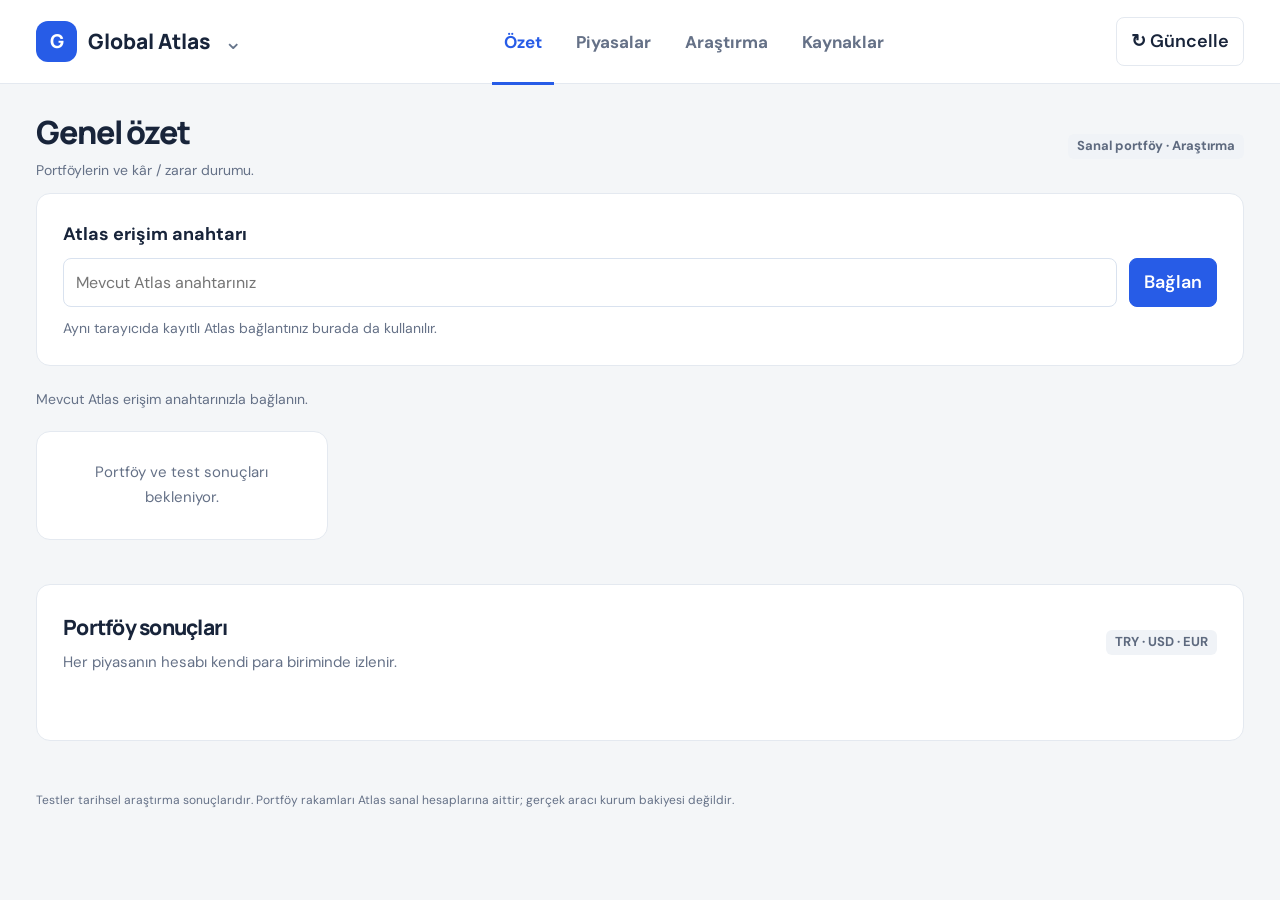
<file: global.html>
<!doctype html>
<html lang="tr"><head><meta charset="utf-8"><meta name="viewport" content="width=device-width,initial-scale=1"><meta name="theme-color" content="#f3f5f8"><title>Global Atlas · Yatırım Merkezi</title><link rel="icon" type="image/svg+xml" href="favicon.svg"><link rel="stylesheet" href="styles.css?v=4.3.2"><link rel="stylesheet" href="atlas.css?v=3"><link rel="stylesheet" href="atlas-shell.css?v=1"><link rel="stylesheet" href="research.css?v=1"><link rel="stylesheet" href="global.css?v=2"><script src="atlas-config.js" defer></script><script src="atlas-shell.js?v=2" defer></script><script src="research.js?v=2" defer></script><script src="global-model.js?v=1" defer></script><script src="global.js?v=3" defer></script><link rel="stylesheet" href="atlas-focus.css?v=1"><script src="atlas-focus.js?v=1" defer></script></head>
<body class="global-workspace">
<a class="skip-link" href="#main">Ana içeriğe geç</a>
<header class="topbar"><details class="atlas-menu"></details><nav aria-label="Ana menü"><a class="active" href="global.html#results">Global Atlas</a><a href="#instruments">Piyasalar</a><a href="#portfolios">Portföyler</a><a href="#tests">Test sonuçları</a><a href="#financial">Raporlar</a><a href="#health">Veri sağlığı</a></nav><button id="refresh" class="quiet">↻ <span>Güncelle</span></button></header>
<main id="main" tabindex="-1">
<div class="page-head"><div><h1 id="page-title">Global Atlas</h1><p id="page-description">Tüm Atlas portföyleri ve model sonuçları, tek çalışma alanında.</p></div><span class="tag neutral">Sanal portföy · Araştırma</span></div>
<form id="login" class="panel connection-form" hidden><label for="key">Atlas erişim anahtarı</label><div><input type="password" id="key" autocomplete="off" required placeholder="Mevcut Atlas anahtarınız"><button class="primary">Bağlan</button></div><p>Aynı tarayıcıda kayıtlı Atlas bağlantınız burada da kullanılır.</p></form>
<p id="status" role="status" aria-live="polite">Veriler yükleniyor…</p>
<section id="results" aria-label="Global sonuç özeti"><div id="result-metrics" class="global-kpis"><div class="panel empty-state">Portföy ve test sonuçları bekleniyor.</div></div></section>
<section id="portfolios" class="panel"><div class="section-head"><div><h2>Portföy sonuçları</h2><p>Her piyasanın hesabı kendi para biriminde izlenir.</p></div><span class="tag neutral">TRY · USD · EUR</span></div><div id="portfolio-cards" class="portfolio-grid"></div><div id="portfolio-details"></div></section>
<section id="tests" class="panel"><div class="section-head"><div><h2>Model test arşivi</h2><p>Kaydedilen testler, referans modeller ve gerçekleşen sonuçlar.</p></div><label class="compact-field">Piyasa<select id="test-market"><option value="">Tümü</option><option value="bist">BIST</option><option value="etf">ETF</option><option value="us">ABD</option><option value="eu">Avrupa</option></select></label></div><p class="context-note">Test hatası ve yön doğruluğu, portföy kârı değildir. Aynı varlığın farklı testleri bağımsız kazançlar gibi toplanmaz.</p><div id="test-stats"></div><div class="table-wrap"><table class="global-table"><thead><tr><th>Varlık / model</th><th>Test dönemi</th><th>Ortalama hata</th><th>Yön doğruluğu</th><th>Referans karşılaştırması</th><th></th></tr></thead><tbody id="test-rows"></tbody></table></div><div class="archive-footer"><span id="test-count"></span><button id="more-tests" hidden>Daha eski testler</button></div></section>
<section id="paper" class="panel"><div class="section-head"><div><h2>Onaylı sanal işlem takibi</h2><p>Kararlar, gerçekleşen sanal işlemler ve 15 / 30 günlük maliyet sonrası sonuçlar.</p></div><a class="text-action" href="index.html#simulation">BIST portföyünü aç ↗</a></div><div id="paper-summary"></div><div class="table-wrap"><table class="global-table"><thead><tr><th>Varlık / yön</th><th>Durum</th><th>İşlem tarihi</th><th>Adet / fiyat</th><th>15 gün net</th><th>30 gün net</th></tr></thead><tbody id="paper-rows"></tbody></table></div></section>
<section id="instruments" class="panel"><div class="section-head"><div><h2 id="market-title">Varlık tarayıcı</h2><p id="market-description">Şirketleri ve fonları piyasa, varlık türü veya koduyla bul.</p></div><span id="instrument-count" class="tag neutral"></span></div><div class="global-filters"><label>Varlık ara<input id="search" type="search" placeholder="Şirket, kod veya ISIN"></label><label>Piyasa<select id="region"><option value="">Tüm piyasalar</option><option>Türkiye</option><option>ABD</option><option>Avrupa</option><option>ETF evreni</option></select></label><label>Varlık türü<select id="kind"><option value="">Tümü</option><option value="stock">Hisse</option><option value="etf">ETF</option></select></label></div><p id="market-coverage" class="context-note">Yeni temel analiz skoru için kanıtlar tamamlanana kadar “Veri yetersiz” gösterilir.</p><div class="table-wrap"><table class="global-table"><thead><tr><th>Varlık</th><th>Piyasa / borsa</th><th>Fiyat</th><th>Fiyat tarihi</th><th>Yeni skor kapsamı</th><th>Kaynak</th></tr></thead><tbody id="rows"></tbody></table></div></section>
<section class="panel" id="financial"><div class="section-head"><div><h2>Finansal rapor arşivi</h2><p>SEC EDGAR · NVIDIA başlangıç kapsamı</p></div></div><p class="context-note">Dönem sonu ve yayımlanma tarihi ayrı izlenir. Ham rapor değerleri TTM oranı değildir.</p><div class="table-wrap"><table class="global-table"><thead><tr><th>Kalem</th><th>Değer</th><th>Dönem sonu</th><th>Yayımlanma</th><th>Rapor</th></tr></thead><tbody id="facts"></tbody></table></div></section>
<section class="panel" id="health"><div class="section-head"><div><h2>Veri sağlığı ve kapsam</h2><p>Kaynak tarihi ve erişim durumu</p></div></div><div id="overview" class="reference-metrics"></div><div id="sources"></div><p class="context-note">ABD ve Avrupa fiyatları bağlıdır. Bilanço ve ikinci fiyat kaynağı kapsamı varlığa göre değişir. Yeni global skor doğrulanmış bir işlem sinyali değildir.</p></section>
</main><footer>Testler tarihsel araştırma sonuçlarıdır. Portföy rakamları Atlas sanal hesaplarına aittir; gerçek aracı kurum bakiyesi değildir.</footer>
<dialog id="research-dialog" aria-labelledby="research-dialog-title"><header><h2 id="research-dialog-title">Kayıtlı test ayrıntısı</h2><button id="close-report" aria-label="Ayrıntıyı kapat">✕</button></header><div id="research-report"></div></dialog>
</body></html>
</file>
<file: styles.css>
@import url('https://fonts.googleapis.com/css2?family=DM+Sans:wght@400;500;600;700&family=Manrope:wght@400;500;600;700;800&display=swap');
:root{--bg:#f3f5f8;--panel:#fff;--ink:#18243a;--muted:#657187;--line:#e4e9f0;--blue:#275ce7;--blue-bg:#edf2ff;--green:#087d60;--green-bg:#e8f6ef;--red:#be3d4b;--red-bg:#fceef0;--amber:#976316;--radius:14px}*{box-sizing:border-box}body{margin:0;background:var(--bg);color:var(--ink);font:15px/1.55 'DM Sans',-apple-system,BlinkMacSystemFont,'Segoe UI',sans-serif}button,input,select{font:inherit}button,a,input,select{outline-offset:4px}button,a{touch-action:manipulation}button{cursor:pointer}a{color:var(--blue);text-decoration:none}a:hover{text-decoration:underline}button{border:1px solid var(--line);border-radius:8px;background:#fff;color:var(--ink);padding:9px 14px;font-weight:600}button:hover{background:var(--blue-bg);border-color:#b9c9f7}button:disabled{opacity:.45;cursor:wait}button.primary{background:var(--blue);color:#fff;border-color:var(--blue)}button.quiet{background:transparent}h1,h2,h3,p{margin:0}h1,h2,h3{font-family:Manrope,-apple-system,sans-serif;letter-spacing:-.035em}h1{font-size:29px;font-weight:800;line-height:1.25}h2{font-size:19px;font-weight:800}h3{font-size:16px;font-weight:700}small,.muted{color:var(--muted)}small{font-size:12px}.topbar{height:84px;padding:0 36px;background:var(--panel);border-bottom:1px solid var(--line);display:flex;gap:30px;align-items:center;position:sticky;top:0;z-index:20}.brand{display:flex;align-items:center;gap:11px;color:var(--ink);font-family:Manrope,sans-serif;font-size:21px;font-weight:800;line-height:1.2}.brand:hover{text-decoration:none}.brandmark{background:var(--blue);color:#fff;border-radius:12px;width:41px;height:41px;text-align:center;font-size:30px;line-height:37px}.brand-sub{display:block;font-family:'DM Sans',sans-serif;font-size:10px;text-transform:uppercase;letter-spacing:.09em;font-weight:600;color:var(--muted);margin-top:4px}.topbar nav{display:flex;align-self:stretch;margin:auto;gap:10px}.topbar nav a{color:var(--muted);padding:29px 16px 26px;border-bottom:3px solid transparent;font-size:14px;font-weight:700}.topbar nav a:hover{text-decoration:none;color:var(--blue)}.topbar nav a.active{border-color:var(--blue);color:var(--blue)}main,footer{max-width:1540px;margin:auto;padding:28px 36px}footer{padding-top:0;color:var(--muted);font-size:12px}.page-head,.section-head{display:flex;align-items:center;justify-content:space-between;gap:16px;margin-bottom:20px}.page-head p{margin-top:7px;font-size:13px;color:var(--muted)}.page-head .right{text-align:right}.eyebrow{text-transform:uppercase;letter-spacing:.13em;font-size:10px;font-weight:700;color:var(--muted);margin-bottom:6px}.market-strip{display:grid;grid-template-columns:repeat(5,1fr);gap:14px;margin-bottom:24px}.market-card{text-align:left;padding:17px 19px;border-radius:var(--radius);position:relative;background:var(--panel);box-shadow:0 2px 3px #18243a03}.market-card .card-label{display:flex;align-items:center;justify-content:space-between;font-size:13px;color:var(--muted);margin-bottom:8px}.market-card strong{display:block;font-size:25px;letter-spacing:-.04em;line-height:1.2;margin-bottom:7px;font-weight:700}.market-card .arrow{font-size:16px;color:#8c98ac}.market-card .unit{font-size:10px;font-weight:500;color:var(--muted);margin-left:5px}.spark{width:70px;height:27px;position:absolute;right:18px;bottom:15px}.num{font-variant-numeric:tabular-nums;white-space:nowrap}.up{color:var(--green)}.down{color:var(--red)}.tag{display:inline-flex;align-items:center;gap:5px;padding:4px 9px;border-radius:6px;font-size:11px;line-height:1.3;font-weight:700;white-space:nowrap}.tag.good{background:var(--green-bg);color:var(--green)}.tag.bad{background:var(--red-bg);color:var(--red)}.tag.neutral{background:#f0f3f7;color:#5e6a7f}.tag.warn{background:#fff4df;color:var(--amber)}.tag.blue{background:var(--blue-bg);color:var(--blue)}.panel{background:var(--panel);border:1px solid var(--line);border-radius:var(--radius);padding:22px;margin-bottom:22px}.panel .section-head{margin-bottom:17px}.movers{display:grid;grid-template-columns:1fr 1fr;gap:20px;margin-bottom:24px}.mover-panel{padding:19px 22px;background:#fff;border:1px solid var(--line);border-radius:var(--radius)}.mover-grid{display:grid;grid-template-columns:repeat(3,1fr);gap:18px;margin-top:16px}.mover{border:0;border-right:1px solid var(--line);border-radius:0;padding:0 16px 0 0;text-align:left;background:none}.mover:last-child{border-right:0}.mover b{font-size:14px}.mover span{display:block;font-size:20px;font-weight:600;margin:4px 0}.mover small{display:block;font-weight:400}.mover:hover{background:none}.filters{display:flex;align-items:end;gap:12px;flex-wrap:wrap;margin:18px 0}.field{display:flex;flex-direction:column;gap:5px;min-width:130px}.field label{font-size:11px;color:var(--muted);font-weight:700;letter-spacing:.02em}.field input,.field select{height:40px;border:1px solid var(--line);border-radius:8px;background:#fff;color:var(--ink);padding:8px 11px;min-width:0}.field.search{flex:1;min-width:200px}.field.compact{min-width:100px}.field .inline{display:flex;align-items:center;gap:7px}.check{font-size:12px;color:var(--muted);display:flex;gap:6px;align-items:center;height:40px}.table-wrap{overflow:auto;max-width:100%;scrollbar-width:thin}table{border-collapse:collapse;width:100%;font-size:13px}th{font-size:10px;color:var(--muted);text-transform:uppercase;letter-spacing:.045em;font-weight:700;background:#f8f9fb;text-align:right;padding:13px 12px;white-space:nowrap;border-bottom:1px solid var(--line)}td{padding:14px 12px;border-bottom:1px solid #edf0f5;text-align:right;vertical-align:middle}th:first-child,td:first-child{text-align:left}tbody tr:last-child td{border:0}tbody tr:hover{background:#fafbfe}th button{border:0;padding:0;background:none;font:inherit;color:inherit}.stock-name{display:flex;align-items:center;gap:12px}.stock-monogram{width:34px;height:34px;display:grid;place-items:center;border-radius:9px;background:#f1f4f9;color:#647591;font-size:10px;font-weight:800;flex-shrink:0}.stock-link{border:0;padding:0;background:none;text-align:left;color:var(--ink);font-weight:700;font-size:13px}.stock-link:hover{background:none;color:var(--blue)}.stock-name small{display:block;max-width:220px;white-space:nowrap;overflow:hidden;text-overflow:ellipsis;font-weight:400;font-size:11px;margin-top:2px}.score{display:flex;align-items:center;justify-content:end;gap:7px;font-weight:700}.score-track{width:36px;height:4px;border-radius:2px;background:#e9edf4;overflow:hidden}.score-track i{display:block;height:100%;background:var(--blue)}.table-bottom{margin-top:15px;display:flex;justify-content:space-between;align-items:center;font-size:12px;color:var(--muted)}.chips{display:flex;gap:8px;flex-wrap:wrap}.chip{font-size:12px;padding:6px 10px;background:var(--blue-bg);border:1px solid #dce5fd;color:var(--blue);border-radius:7px}.chip button{font-size:12px;padding:0 0 0 8px;border:0;color:inherit;background:none}.empty{text-align:center;padding:38px 20px;color:var(--muted);font-size:14px}.loading{padding:50px;text-align:center;color:var(--muted)}.two-col{display:grid;grid-template-columns:1.1fr 1fr;gap:22px}.kpis{display:grid;grid-template-columns:repeat(5,1fr);gap:14px;margin-bottom:22px}.kpi{background:#fff;border:1px solid var(--line);border-radius:var(--radius);padding:19px}.kpi .label{font-size:12px;color:var(--muted);margin-bottom:7px}.kpi strong{font-size:25px;font-weight:600;letter-spacing:-.04em}.kpi small{display:block;margin-top:5px;font-size:11px}.order-grid{display:grid;grid-template-columns:1.2fr .8fr;gap:24px}.order-form{display:grid;grid-template-columns:2fr 1fr 1fr;gap:12px}.order-quote{margin:17px 0;padding:15px;background:#f7f9fc;border-radius:9px;display:flex;justify-content:space-between;gap:12px}.order-quote strong{font-size:23px}.order-action{display:flex;justify-content:space-between;align-items:center;gap:20px}.note{font-size:12px;color:var(--muted);line-height:1.65}.callout{padding:13px 16px;border:1px solid #dce5f8;background:#f5f8ff;color:#50617b;border-radius:9px;font-size:12px;line-height:1.65}.error-text{color:var(--red);font-size:12px;margin-top:9px}.guide-grid{display:grid;grid-template-columns:repeat(2,1fr);gap:20px}.guide-grid .panel{margin:0}.guide-grid p{font-size:14px;color:var(--muted);margin-top:12px}.formula{font:13px/1.8 ui-monospace,SFMono-Regular,monospace;background:#f4f7fb;padding:14px;border-radius:8px;margin:14px 0}.guide-wide{grid-column:1/-1}.guide-grid li{color:var(--muted);font-size:13px;margin-bottom:8px}.chart-wrap{position:relative;width:100%}.chart{display:block;width:100%;height:auto;min-height:210px;overflow:visible}.chart text{font-family:'DM Sans',sans-serif;font-size:11px;fill:var(--muted)}.chart .grid{stroke:#e9edf3;stroke-width:1}.chart .series{fill:none;stroke-width:2.5;stroke-linejoin:round;stroke-linecap:round}.chart-range{display:flex;gap:4px}.chart-range button{font-size:11px;padding:5px 9px;border:0;background:#f4f6f9}.chart-range button.active{background:var(--blue-bg);color:var(--blue)}.chart-tooltip{pointer-events:none;position:absolute;top:12px;left:80px;background:var(--ink);color:#fff;padding:9px 13px;font-size:12px;border-radius:8px;display:none;z-index:2;white-space:pre-line}.legend{display:flex;gap:18px;flex-wrap:wrap;font-size:12px;margin-bottom:10px}.legend i{display:inline-block;width:8px;height:8px;border-radius:50%;margin-right:6px}.scope{border-top:1px solid #dfe5ed;padding-top:19px}.scope summary{cursor:pointer;display:flex;justify-content:space-between;align-items:center;font-weight:600}.scope .scope-body{padding-top:13px;display:grid;grid-template-columns:1fr 1fr;gap:24px;font-size:12px;line-height:1.8}.scope a{font-weight:600}.fineprint{margin-top:13px;font-size:10px;color:#7c8799}dialog{padding:0;border:1px solid var(--line);border-radius:18px;width:min(1120px,calc(100vw - 36px));max-height:90vh;color:var(--ink);box-shadow:0 25px 100px #14264435}dialog::backdrop{background:#18243a66;backdrop-filter:blur(3px)}.detail-head{position:sticky;top:0;z-index:5;background:#fff;border-bottom:1px solid var(--line);display:flex;justify-content:space-between;align-items:center;padding:23px 28px}.detail-head h2{font-size:25px}.detail-body{padding:24px 28px;background:#f6f8fb}.detail-quote{display:flex;justify-content:space-between;align-items:center;margin-bottom:20px;gap:15px}.detail-price{font-size:34px;font-weight:600;letter-spacing:-.04em;margin-right:13px}.metric-grid{display:grid;grid-template-columns:repeat(6,1fr);gap:1px;background:var(--line);border:1px solid var(--line);border-radius:10px;overflow:hidden;margin-bottom:20px}.metric-cell{padding:14px 12px;background:#fff}.metric-cell small{font-size:10px;display:block}.metric-cell b{font-size:17px;font-weight:600}.events article{padding:13px 0;border-bottom:1px solid var(--line)}.events article:last-child{border-bottom:0}.events a{color:var(--ink);font-size:13px;font-weight:600;line-height:1.5}.events a:hover{color:var(--blue)}.events small{display:block;margin:4px 0;font-size:10px}.financial-table td{padding:10px;font-size:12px}.detail-close{width:34px;height:34px;padding:0;border-radius:50%;font-size:20px}.badge-line{display:flex;gap:8px;align-items:center;flex-wrap:wrap}.score-parts{display:flex;justify-content:space-between;padding:8px 0;border-bottom:1px solid var(--line);font-size:12px}.score-parts:last-child{border:0}.scroll-list{max-height:360px;overflow:auto}.compare-select{max-height:154px;overflow:auto;display:grid;grid-template-columns:repeat(4,1fr);gap:7px;margin:15px 0}.compare-select label{display:flex;gap:7px;align-items:center;padding:8px;border:1px solid var(--line);border-radius:8px;font-size:12px}.compare-select label:has(input:checked){background:var(--blue-bg);border-color:#bbcafa}.compare-select small{font-size:10px}.pivot-total{background:#f4f7fc;font-weight:700}.inline-actions{display:flex;gap:8px;align-items:center}.status-dot{width:6px;height:6px;border-radius:50%;display:inline-block;background:var(--green);margin-right:6px}#toast{position:fixed;bottom:25px;left:50%;transform:translateX(-50%) translateY(100px);background:var(--ink);color:#fff;padding:12px 22px;border-radius:10px;box-shadow:0 8px 30px #18243a25;z-index:100;font-size:13px;max-width:90vw;transition:transform .2s}#toast.visible{transform:translateX(-50%) translateY(0)}@media(min-width:1500px){main,footer{padding-left:48px;padding-right:48px}}@media(max-width:1050px){.topbar{padding:0 22px;gap:15px}.topbar nav{gap:0}.topbar nav a{padding-left:12px;padding-right:12px}.brand-sub{display:none}main,footer{padding-left:22px;padding-right:22px}.market-strip{gap:9px}.market-card{padding:15px}.spark{display:none}.market-card strong{font-size:22px}.metric-grid{grid-template-columns:repeat(3,1fr)}.kpis{grid-template-columns:repeat(3,1fr)}.order-grid{grid-template-columns:1fr}.compare-select{grid-template-columns:repeat(3,1fr)}}@media(max-width:700px){.topbar{height:auto;padding:14px 16px 0;flex-wrap:wrap;gap:10px}.brand{font-size:17px}.brandmark{width:33px;height:33px;font-size:25px;line-height:30px}.topbar nav{order:3;width:100%;justify-content:space-between}.topbar nav a{padding:12px 6px 10px;font-size:12px}.topbar>button{margin-left:auto;font-size:12px;padding:7px 10px}main{padding:23px 16px}footer{padding:0 16px 24px}h1{font-size:25px}.page-head{align-items:flex-start}.page-head .right{font-size:11px}.market-strip{display:flex;overflow:auto;margin-right:-16px;padding-right:16px;scroll-snap-type:x mandatory}.market-card{min-width:158px;scroll-snap-align:start}.movers{grid-template-columns:1fr;gap:12px}.mover-panel{padding:16px}.mover span{font-size:18px}.panel{padding:16px}.two-col,.guide-grid{grid-template-columns:1fr}.kpis{grid-template-columns:repeat(2,1fr);gap:10px}.kpi{padding:15px}.kpi strong{font-size:23px}.order-form{grid-template-columns:1fr 1fr}.order-form .field:first-child{grid-column:1/-1}.filters .field{flex:1;min-width:130px}.filters .field.search{min-width:100%}.scope .scope-body{grid-template-columns:1fr;gap:10px}.detail-head{padding:17px}.detail-body{padding:17px}.detail-quote{align-items:flex-start;flex-direction:column}.metric-cell{padding:11px 9px}.metric-cell b{font-size:15px}.chart{min-height:170px}.compare-select{grid-template-columns:repeat(2,1fr)}.section-head{align-items:flex-start}.guide-wide{grid-column:auto}.order-action{align-items:flex-start;flex-direction:column}.table-bottom{gap:12px}.stock-name small{max-width:160px}}
/* Quiet visual markers: sourced company logos and compact market symbols. */
.stock-monogram{position:relative;overflow:hidden;border:1px solid #e6ebf2}.stock-monogram img{position:absolute;inset:0;width:100%;height:100%;object-fit:contain;background:#fff;padding:3px;border-radius:inherit}.stock-monogram.detail-avatar{width:50px;height:50px;border-radius:12px;font-size:14px}.stock-monogram.detail-avatar img{padding:5px}.stock-monogram.mover-logo{width:23px;height:23px;border-radius:6px;font-size:8px;display:inline-grid}.stock-monogram.select-logo{width:23px;height:23px;border-radius:6px;font-size:8px;display:inline-grid;flex:none}.mover-title,.holding-ident{display:flex;align-items:center;gap:8px}.mover-title{font-weight:700}.holding-ident{white-space:nowrap}.detail-ident{display:flex;align-items:center;gap:13px;min-width:0}.detail-ident>div{min-width:0}.detail-ident small{display:block;white-space:nowrap;overflow:hidden;text-overflow:ellipsis;max-width:min(60vw,580px)}.asset-glyph{width:31px;height:31px;display:inline-grid;place-items:center;border-radius:9px;background:#eef3fc;color:#5574ac;font-size:17px;font-weight:700;line-height:1}.asset-glyph svg{width:19px;height:19px}.asset-glyph.gold{background:#fff5df;color:#a9771e}.asset-glyph.silver{background:#eef3f6;color:#637b8b}.asset-glyph.usd,.asset-glyph.eur,.asset-glyph.gbp{background:#edf3ff;color:#396bba}.detail-ident .asset-glyph{width:50px;height:50px;border-radius:12px;font-size:24px}.detail-ident .asset-glyph svg{width:28px;height:28px}.compare-select label{min-width:0}.compare-select label b,.compare-select label small{white-space:nowrap;overflow:hidden;text-overflow:ellipsis}.compare-select label small{margin-left:auto}.mover b small{margin-left:31px}
/* Readable typography and aligned identity blocks. */
body{font-size:16px;line-height:1.58}.topbar nav a{font-size:15px}.page-head p,.section-head small,.page-head small{font-size:14px}h1{font-size:33px}h2{font-size:22px}h3{font-size:18px}.panel{padding:24px}table{font-size:14px}th{font-size:12px;letter-spacing:.025em}td{padding:15px 13px}.note,.callout,.fineprint,.scope-body{font-size:13px}.field label{font-size:13px}.field input,.field select{height:43px;font-size:14px}.tag{font-size:12px}.kpi .label{font-size:14px}.kpi strong{font-size:28px}.kpi small{font-size:13px}.chart text{font-size:12px}.stock-name{display:grid;grid-template-columns:36px minmax(0,1fr);align-items:center;gap:11px}.stock-name .stock-monogram{margin:0}.stock-link{display:flex;flex-direction:column;justify-content:center;min-height:38px;font-size:15px;line-height:1.3}.stock-name small{margin:2px 0 0;font-size:13px;line-height:1.3}.mover .mover-title{display:flex;align-items:center;gap:8px;font-size:16px;margin:0}.mover .mover-title .stock-monogram{display:inline-grid;place-items:center;font-size:8px;margin:0}.mover b small{margin-left:31px;font-size:13px}.market-card strong{font-size:23px;margin-bottom:2px}.market-card .unit{font-size:12px;letter-spacing:0;margin-left:4px}.market-card small{font-size:12px}.market-secondary{display:block;color:var(--muted);font-size:13px;margin-bottom:4px}.signal-note{display:block;color:#986426;font-size:12px;margin-top:4px;line-height:1.3}.detail-range-tools{display:flex;gap:10px;align-items:center;flex-wrap:wrap}.metal-ounce{font-size:14px;color:var(--muted);margin-top:7px}.coin-panel{margin-top:18px}.coin-panel .note{margin-top:10px}.heat-cell{transition:background-color .15s}.pivot-head{cursor:grab;text-align:right;min-width:145px}.pivot-actions{display:flex;justify-content:flex-end;gap:3px;margin-top:4px}.pivot-actions button{background:none;border:1px solid #d9e1ee;border-radius:5px;padding:0 5px;font-size:13px;line-height:20px;color:var(--muted);cursor:pointer}.pivot-actions button:disabled{opacity:.35;cursor:default}.pivot-total .heat-cell{background:#f1f5fb}.table-wrap{overflow-x:auto}
@media(max-width:700px){body{font-size:15px}.topbar nav a{font-size:13px}h1{font-size:28px}h2{font-size:20px}.panel{padding:17px}.market-card{min-width:185px}.market-card strong{font-size:22px}.stock-name small{font-size:12px}.detail-range-tools{justify-content:flex-start}.kpi strong{font-size:24px}}
.market-card>small{max-width:calc(100% - 72px);line-height:1.35;min-height:34px}.market-card .spark{bottom:17px}
.market-card{display:grid;grid-template-rows:44px auto 23px 32px 42px;align-content:start;min-height:198px}.market-card .card-label{align-self:start;margin:0}.market-card strong{align-self:start;margin:0}.market-secondary{align-self:center;margin:0;line-height:1.35}.market-secondary.empty{visibility:hidden}.market-change{align-self:center;display:block;font-size:16px;font-weight:700}.market-meta{align-self:end;display:flex!important;flex-direction:column;justify-content:end;gap:1px;margin:0!important;max-width:calc(100% - 72px);min-height:40px!important;line-height:1.35}.market-card .spark{bottom:18px}
.market-table th,.market-table td{text-align:right}.market-table .left{text-align:left}.market-column{cursor:grab}.column-title{display:flex;align-items:center;justify-content:flex-end;gap:8px}.market-column.left .column-title{justify-content:flex-start}.column-actions{display:inline-flex;gap:2px;opacity:.48}.market-column:hover .column-actions,.market-column:focus-within .column-actions{opacity:1}.column-actions button{width:21px;height:21px;padding:0;border:1px solid #d9e1ee;border-radius:5px;background:#fff;font-size:12px;line-height:19px;color:var(--muted)}.column-actions button:disabled{cursor:default;opacity:.3}
.metric-filter-bar{display:flex;align-items:end;gap:12px;flex-wrap:wrap;margin:16px 0}.metric-filter-bar .search{min-width:260px;flex:1}.metric-filter-bar .field{display:flex;flex-direction:column;gap:5px}.metric-filter-bar button{height:43px}.save-status{display:flex;align-items:flex-start;gap:11px;padding:13px 16px;margin:-8px 0 18px;border:1px solid #cfe5db;border-radius:10px;background:#f2faf6;color:#365d50}.save-status .status-dot{margin-top:8px;flex:none}.save-status b{display:block;font-size:14px}.save-status small{display:block;margin-top:2px;font-size:13px;color:#567166}
@media(max-width:700px){.market-card{grid-template-rows:42px auto 22px 31px 42px;min-height:192px}.column-actions{opacity:1}.metric-filter-bar .search{min-width:100%}.metric-filter-bar .field{flex:1}.save-status{margin-top:-3px}}
/* Larger financial typography and chart controls. */
body{font-size:17px;line-height:1.6}.topbar nav a{font-size:16px}.page-head p,.section-head small,.page-head small{font-size:15px}h1{font-size:35px}h2{font-size:24px}h3{font-size:19px}small{font-size:14px}.panel{padding:26px}table{font-size:15px}th{font-size:13px}td{padding:16px 14px}.note,.callout,.fineprint,.scope-body{font-size:14px}.field label{font-size:14px}.field input,.field select{height:45px;font-size:15px}.check,.chip,.tag{font-size:13px}.stock-link{font-size:16px}.stock-name small{font-size:14px}.table-bottom,.legend{font-size:14px}.compare-select label{font-size:14px}.compare-select small{font-size:12px}.events a,.guide-grid p,.guide-grid li,.score-parts{font-size:14px}.events small{font-size:12px}.metric-cell small{font-size:12px}.metric-cell b{font-size:18px}.chart text{font-size:13px}.chart-tooltip{font-size:14px}.chart-range button{font-size:13px;padding:7px 11px}.kpi{padding:21px}.kpi .label{font-size:16px;font-weight:750;color:#344158;line-height:1.35;margin-bottom:10px}.kpi strong{font-size:30px}.kpi small{font-size:14px;line-height:1.4}.market-card .card-label{font-size:15px;font-weight:750;color:#53627a}.market-card strong{font-size:25px}.market-card .unit{font-size:13px}.market-secondary{font-size:14px}.market-change{font-size:18px}.market-card small{font-size:13px}.market-card .spark{width:92px;height:43px;right:15px;top:126px;bottom:auto}.compare-mode-tabs{display:flex;gap:7px;flex-wrap:wrap;margin:-2px 0 18px;padding-bottom:16px;border-bottom:1px solid var(--line)}.compare-mode-tabs button{padding:8px 13px;border-color:#dce3ed;background:#f7f9fc;color:#59677d;font-size:14px}.compare-mode-tabs button.active{background:var(--blue);border-color:var(--blue);color:#fff}.bar-chart rect{transition:opacity .15s}.bar-chart rect:hover{opacity:1!important}
@media(max-width:1050px){body{font-size:16px}.kpi .label{font-size:15px}.kpi strong{font-size:28px}.market-card .card-label{font-size:14px}}
@media(max-width:700px){body{font-size:16px}.topbar nav a{font-size:14px}h1{font-size:30px}h2{font-size:22px}h3{font-size:18px}.page-head p,.section-head small,.page-head small{font-size:14px}.panel{padding:18px}table{font-size:14px}th{font-size:12px}.kpi .label{font-size:15px}.kpi strong{font-size:26px}.kpi small{font-size:13px}.compare-mode-tabs{gap:5px}.compare-mode-tabs button{font-size:13px;padding:7px 10px}}
/* Dedicated trend area: copy and chart never share the same coordinates. */
.market-card{display:flex;flex-direction:column;min-height:228px}.market-card .card-label{font-size:18px;font-weight:800;min-height:38px}.market-card strong{font-size:28px;line-height:1.2;margin-top:2px}.market-card .unit{font-size:14px}.market-secondary{font-size:15px;min-height:25px;margin-top:3px}.market-card-lower{display:grid;grid-template-columns:minmax(0,1fr) 94px;gap:10px;align-items:end;flex:1;margin-top:10px}.market-card-info{display:flex;flex-direction:column;align-items:flex-start;justify-content:flex-end;gap:5px;min-width:0}.market-change{font-size:20px;line-height:1.2}.market-meta{display:flex!important;flex-direction:column;gap:1px;max-width:none;min-height:0!important;margin:0!important;font-size:14px;line-height:1.35;text-align:left}.market-card-trend{align-self:end;display:flex;flex-direction:column;align-items:stretch;gap:5px;min-width:0}.market-card-trend small{font-size:12px;font-weight:700;color:#758197;text-align:right;white-space:nowrap}.market-card .spark{display:block;position:static;width:94px;height:48px}.market-card .spark polyline{vector-effect:non-scaling-stroke}.kpi .label{font-size:17px}.kpi strong{font-size:32px}.kpi small{font-size:15px}
body{font-size:18px}.topbar nav a{font-size:17px}.page-head p,.section-head small,.page-head small{font-size:16px}h1{font-size:38px}h2{font-size:26px}h3{font-size:21px}small{font-size:15px}table{font-size:16px}th{font-size:14px}.field label{font-size:15px}.field input,.field select{font-size:16px}.note,.callout,.scope-body{font-size:15px}.stock-link{font-size:17px}.stock-name small{font-size:15px}.compare-select label{font-size:15px}.chart-range button,.compare-mode-tabs button{font-size:15px}
@media(max-width:1050px){body{font-size:17px}.market-card .spark{display:block}.market-card .card-label{font-size:17px}.market-card strong{font-size:26px}.kpi .label{font-size:16px}.kpi strong{font-size:30px}}
@media(max-width:700px){body{font-size:17px}.topbar nav a{font-size:14px}h1{font-size:32px}h2{font-size:23px}h3{font-size:19px}.market-card{min-width:225px;min-height:220px}.market-card-lower{grid-template-columns:minmax(0,1fr) 84px}.market-card .spark{width:84px;height:45px}.market-card .card-label{font-size:17px}.market-card strong{font-size:25px}.kpi .label{font-size:16px}.kpi strong{font-size:28px}.kpi small{font-size:14px}}

/* Market summary cards: consistent alignment, quiet freshness state and compact trend. */
.page-head{margin-bottom:24px}
.page-head .right:empty{display:none}
.market-strip{grid-template-columns:repeat(6,minmax(0,1fr));gap:12px}
.market-card{min-height:208px;padding:20px;border:1px solid var(--line);overflow:hidden;box-shadow:0 1px 2px rgba(24,36,58,.025)}
.market-card.index-card{cursor:default}
.market-card.index-card:hover{background:#fff;border-color:var(--line)}
.market-card .card-label{align-self:stretch;width:100%;min-height:34px;margin:0;align-items:flex-start;color:#4f5e75;font-size:17px;line-height:1.25}
.card-tools{display:flex;align-items:flex-start;gap:10px;flex:none}
.freshness-wrap{display:grid;place-items:center;width:12px;height:31px}
.freshness{display:block;width:8px;height:8px;border-radius:50%;box-shadow:0 0 0 3px rgba(8,125,96,.09)}
.freshness.fresh{background:var(--green)}
.freshness.stale{background:var(--red);box-shadow:0 0 0 3px rgba(190,61,75,.09)}
.asset-glyph.bist{background:#eef2ff;color:#315fcb;font-size:11px;letter-spacing:-.02em}
.market-card strong{font-size:27px;line-height:1.15;margin:6px 0 0}
.market-card .unit{font-size:13px;margin-left:6px}
.market-secondary{align-self:flex-start;min-height:25px;margin:5px 0 0;font-size:14px;line-height:1.35;text-align:left}
.market-secondary.empty{padding:0;min-height:25px;height:25px}
.market-card-lower{display:flex;align-items:flex-end;justify-content:space-between;gap:14px;min-height:58px;margin-top:auto;padding-top:14px;border-top:1px solid #eef1f5}
.market-change{flex:none;font-size:19px;line-height:1.1;padding-bottom:5px}
.market-card-trend{display:block;width:104px;height:46px;overflow:hidden}
.market-card .spark{display:block;position:static;width:104px;height:44px}
.market-card .spark-guide{stroke:#e8edf3;stroke-width:1}
.market-card .spark polyline{vector-effect:non-scaling-stroke;stroke-linecap:round;stroke-linejoin:round}
@media(max-width:1200px){.market-strip{grid-template-columns:repeat(3,minmax(0,1fr))}.market-card{min-height:195px}}
@media(max-width:700px){.market-strip{display:flex}.market-card{min-width:238px;min-height:205px}.market-card-lower{display:flex}.market-card .spark{width:104px;height:44px}}

/* Compact, row-aligned market cards. */
.market-card{height:194px;min-height:194px;padding:17px 18px}
.market-card .card-label{min-height:42px;font-size:18px;align-items:flex-start}
.asset-glyph{width:40px;height:40px;border-radius:11px;font-size:21px}
.asset-glyph svg{width:27px;height:27px}
.asset-glyph.gold{background:#fff2cf;color:#a86f08}
.asset-glyph.silver{background:#edf2f5;color:#607a8c}
.card-tools{gap:9px}
.freshness-wrap{height:40px}
.market-card strong{height:35px;margin:0;display:flex;align-items:baseline;font-size:27px}
.market-secondary{height:23px;min-height:23px;margin:2px 0 0;padding:0}
.market-secondary.empty{height:23px;min-height:23px;padding:0}
.market-card-lower{height:52px;min-height:52px;margin-top:8px;padding-top:8px}
.market-card-trend{height:40px}
.market-card .spark{height:40px}
.market-change{padding-bottom:4px}
.kpi .label{font-size:19px;font-weight:800;line-height:1.25;color:#2e3b52}
@media(max-width:1200px){.market-card{height:194px;min-height:194px}}
@media(max-width:700px){.market-card{height:194px;min-height:194px}.market-card .card-label{font-size:18px}.kpi .label{font-size:19px}}

/* Expanded ranking cards, sentence-case labels and unobtrusive metric help. */
th{ text-transform:none;letter-spacing:.01em }
.mover-grid.five{grid-template-columns:repeat(5,minmax(0,1fr));gap:12px}
.mover-grid.five .mover{padding-right:10px}
.score-movers{margin-top:-4px}
.metric-help{display:inline-flex;align-items:center;justify-content:flex-end;gap:5px;position:relative;cursor:help}
.metric-info{display:inline-grid;place-items:center;width:15px;height:15px;border:1px solid #b8c3d3;border-radius:50%;color:#718097;font:700 10px/1 'DM Sans',sans-serif}
#metric-tooltip{position:fixed;z-index:200;display:none;width:min(235px,calc(100vw - 24px));padding:9px 11px;border:1px solid #d9e1ec;border-radius:8px;background:#fff;color:#334158;box-shadow:0 8px 28px rgba(24,36,58,.15);font-size:12px;line-height:1.42;pointer-events:none}
#metric-tooltip.visible{display:block}
.news-title{display:flex;align-items:flex-start;gap:9px}
.news-title .tag{margin-top:1px;flex:none}
.news-highlight{margin:3px -10px;padding-left:10px!important;padding-right:10px!important;border-radius:8px;border-left:3px solid transparent}
.news-highlight.good{background:#f2faf6;border-left-color:var(--green)}
.news-highlight.bad{background:#fff5f6;border-left-color:var(--red)}
.news-highlight.warn{background:#fff9ee;border-left-color:#c58a28}
.tag.critical{background:#a91f31;color:#fff;border-color:#a91f31}
.news-highlight.critical{background:#fff0f2;border-left-color:#a91f31;box-shadow:inset 0 0 0 1px rgba(169,31,49,.08)}
.financial-assessment{margin:2px 0 18px;padding:16px;border:1px solid var(--line);border-radius:12px;background:#f7f9fc}
.financial-verdict{display:grid;grid-template-columns:1fr auto;gap:3px 12px;align-items:center;margin-bottom:13px}.financial-verdict>span{font-size:13px;font-weight:700;color:var(--muted)}.financial-verdict>b{grid-row:1/3;grid-column:2;padding:6px 11px;border-radius:999px;font-size:13px}.financial-verdict small{font-size:13px;line-height:1.4}.financial-assessment.positive .financial-verdict>b{background:#ddf4e9;color:#087f5b}.financial-assessment.negative .financial-verdict>b{background:#fde4e7;color:#a91f31}.financial-assessment.neutral .financial-verdict>b{background:#eef1f5;color:#59677d}
.financial-factors{display:grid;grid-template-columns:1fr 1fr;gap:7px}.financial-factor{position:relative;display:flex;justify-content:space-between;gap:10px;padding:8px 10px;border-radius:8px;background:#fff;border:1px solid #e4e9f1;font-size:12px;cursor:help}.financial-factor span{color:#667389}.financial-factor b{white-space:nowrap}.financial-factor i{position:absolute;left:0;top:7px;bottom:7px;width:3px;border-radius:2px}.financial-factor.positive i{background:var(--green)}.financial-factor.negative i{background:var(--red)}.financial-factor.neutral i{background:#aab3c1}.financial-assessment>p{margin:12px 0 0;color:var(--muted);font-size:12px;line-height:1.45}
.score-history-panel{margin-top:20px}.score-history-chart{min-height:190px}.score-history-latest{display:flex;gap:22px;flex-wrap:wrap;margin:8px 0 15px;color:var(--muted);font-size:13px}.score-history-latest b{margin-left:4px;color:var(--ink)}.trade-score b{display:inline-grid;place-items:center;min-width:31px;height:27px;padding:0 7px;border-radius:7px;background:#edf3ff;color:#315fcb}
@media(max-width:1050px){.mover-grid.five{grid-template-columns:repeat(3,minmax(0,1fr))}.mover-grid.five .mover:nth-child(3){border-right:0}.mover-grid.five .mover:nth-child(n+4){margin-top:10px}}
@media(max-width:700px){.mover-grid.five{grid-template-columns:1fr 1fr}.mover-grid.five .mover:nth-child(3){border-right:1px solid var(--line)}.mover-grid.five .mover:nth-child(even){border-right:0}.mover-grid.five .mover:nth-child(n+3){margin-top:10px}}
@media(max-width:700px){.financial-factors{grid-template-columns:1fr}.financial-verdict{grid-template-columns:1fr}.financial-verdict>b{grid-row:auto;grid-column:auto;justify-self:start}.score-history-latest{gap:12px}}

.mover-grid.is-empty{display:block;margin-top:14px}.mover-empty{min-height:76px;display:flex;flex-direction:column;justify-content:center;padding:14px 16px;border:1px dashed #d9e1ec;border-radius:10px;background:#f8fafc;color:var(--muted)}.mover-empty b{font-size:16px;color:var(--ink);margin-bottom:3px}.mover-empty small{font-size:13px}
.ai-market-brief,.ai-stock-analysis{border:1px solid #cad8ff;background:linear-gradient(135deg,#f3f6ff,#fff);border-radius:14px;padding:18px 20px;margin-bottom:22px}.ai-market-brief>div,.ai-stock-head{display:flex;align-items:center;gap:10px}.ai-market-brief>div small,.ai-stock-head div small{display:block}.ai-market-brief p,.ai-stock-analysis p{margin-top:10px;line-height:1.65}.ai-mark{display:inline-grid;place-items:center;width:34px;height:34px;border-radius:10px;background:#275ce7;color:#fff;font-size:12px;font-weight:800;letter-spacing:.04em}.ai-stock-head .tag{margin-left:auto}.ai-stock-analysis>small{display:block;margin-top:10px}
.version-pill{display:inline-block;margin-left:7px;padding:3px 7px;border-radius:7px;background:#17233a;color:#fff;font-size:11px;vertical-align:3px}.decision-strip{display:grid;grid-template-columns:repeat(5,minmax(0,1fr));gap:12px;margin:0 0 22px}.decision-strip>div{min-height:112px;padding:17px;border:1px solid var(--line);border-radius:15px;background:#fff;display:flex;flex-direction:column;gap:5px}.decision-strip span,.decision-strip small{color:var(--muted)}.decision-strip b{font-size:24px}.intelligence-grid{display:grid;grid-template-columns:repeat(3,minmax(0,1fr));gap:18px}.intelligence-grid .span-2{grid-column:span 2}.mini-kpis{display:grid;grid-template-columns:1fr 1fr;gap:10px}.mini-kpi{padding:14px;border-radius:12px;background:#f5f7fa;display:flex;flex-direction:column;gap:4px}.mini-kpi b{font-size:20px}.factor-grid{display:grid;grid-template-columns:repeat(5,1fr);gap:12px}.factor-block{padding:12px;border:1px solid var(--line);border-radius:13px}.factor-block h3{font-size:15px;margin:0 0 9px}.factor-block button,.rank-list button{width:100%;display:flex;justify-content:space-between;align-items:center;border:0;background:transparent;border-radius:8px;padding:8px;color:inherit}.factor-block button:hover,.rank-list button:hover{background:#f5f7fa}.factor-block button span{font-weight:800;color:var(--blue)}.rank-list{display:grid;gap:4px}.rank-list button b{font-size:16px}.rank-list.risk button b{color:var(--red)}.health-grid{display:grid;grid-template-columns:repeat(4,1fr);gap:9px}.health-grid button{display:grid;grid-template-columns:1fr 75px 34px;align-items:center;gap:9px;text-align:left;border:1px solid var(--line);background:#fff;border-radius:11px;padding:10px;color:inherit}.health-grid button span{display:flex;flex-direction:column;min-width:0}.health-grid button small{overflow:hidden;text-overflow:ellipsis;white-space:nowrap;color:var(--muted)}.health-grid i{height:6px;border-radius:5px;background:linear-gradient(90deg,var(--green) var(--health),#f5f7fa var(--health))}.health-grid strong{text-align:right}.capability-grid{display:grid;grid-template-columns:repeat(3,1fr);gap:10px}.capability-grid>div{display:flex;gap:10px;padding:13px;border-radius:12px;border:1px solid var(--line)}.capability-grid>div>span{width:25px;height:25px;display:grid;place-items:center;border-radius:50%;font-weight:900}.capability-grid .active>span{color:var(--green);background:#e9f8f3}.capability-grid .collecting>span{color:#a86c00;background:#fff5db}.capability-grid .external>span{color:var(--muted);background:#f5f7fa}.capability-grid b,.capability-grid small{display:block}.capability-grid small{margin-top:4px;color:var(--muted);line-height:1.35}.v1-memo{margin:18px 0;padding:18px;border:1px solid #c7d6ff;border-radius:16px;background:linear-gradient(145deg,#f3f6ff,#fff)}.v1-memo-head{display:grid;grid-template-columns:1.4fr repeat(3,1fr);gap:10px}.v1-memo-head>div{padding:12px;border-radius:11px;background:#fff}.v1-memo-head span,.v1-periods span,.v1-risk-grid span{display:block;color:var(--muted);font-size:12px}.v1-memo-head b{font-size:18px}.v1-periods{display:grid;grid-template-columns:repeat(7,1fr);gap:8px;margin-top:10px}.v1-periods>div,.v1-risk-grid>div{padding:10px;border-radius:10px;background:#fff}.v1-risk-grid{display:grid;grid-template-columns:repeat(4,1fr);gap:8px;margin-top:8px}.factor-bars{display:grid;gap:7px;margin-top:12px}.factor-bars>div{display:grid;grid-template-columns:115px 1fr 34px;align-items:center;gap:9px}.factor-bars i{height:7px;background:#e9edf5;border-radius:9px;overflow:hidden}.factor-bars em{display:block;height:100%;background:var(--blue);border-radius:inherit}.factor-bars b{text-align:right}.memo-warning{margin:12px 0 0;padding:10px;border-radius:9px;background:#fff5db;color:#755100;font-size:13px}
.watch-add{display:flex;gap:8px}.watch-add select,.journal-form select,.journal-form input{height:40px;border:1px solid var(--line);border-radius:9px;background:#fff;padding:8px 10px;color:inherit}.watch-add select{flex:1}.watch-chips{display:flex;flex-wrap:wrap;gap:8px;margin-top:14px}.watch-chips button{display:flex;gap:11px;align-items:center;padding:7px 10px;background:var(--blue-bg);color:var(--blue)}.watch-chips span{font-size:17px;line-height:1}.journal-form{display:grid;grid-template-columns:120px 2fr 1.5fr 120px auto;gap:8px}.journal-list{display:grid;grid-template-columns:1fr 1fr;gap:9px;margin-top:15px}.journal-list article{padding:12px;border:1px solid var(--line);border-radius:11px}.journal-list article>div{display:flex;justify-content:space-between;gap:10px}.journal-list article span,.journal-list article small{font-size:11px;color:var(--muted)}.journal-list article p{margin:6px 0;font-size:13px}.journal-list article small{display:block}
.portfolio-risk-strip{display:grid;grid-template-columns:repeat(5,1fr);gap:10px;margin:0 0 18px}.portfolio-risk-strip>div{padding:14px 16px;background:#fff;border:1px solid var(--line);border-radius:12px}.portfolio-risk-strip span,.portfolio-risk-strip small{display:block;font-size:11px;color:var(--muted)}.portfolio-risk-strip b{font-size:18px}
.dcf-strip{display:grid;grid-template-columns:repeat(3,1fr);gap:8px;margin-top:13px}.dcf-strip>div{padding:10px;background:#fff;border-radius:10px}.dcf-strip span,.dcf-strip small{display:block;color:var(--muted);font-size:11px}.dcf-strip>small{grid-column:1/-1}.portfolio-analytics{display:grid;grid-template-columns:.8fr 1.2fr;gap:24px}.stress-grid{display:grid;grid-template-columns:repeat(3,1fr);gap:8px}.stress-grid>div{padding:13px;background:#f7f9fc;border-radius:10px}.stress-grid span,.stress-grid small{display:block;color:var(--muted);font-size:11px}.stress-grid b{font-size:20px}.correlation-table th,.correlation-table td{text-align:center;padding:8px;font-size:11px}.correlation-table th:first-child{text-align:left}
@media(max-width:1100px){.decision-strip{grid-template-columns:repeat(3,1fr)}.intelligence-grid{grid-template-columns:1fr 1fr}.factor-grid{grid-template-columns:repeat(3,1fr)}.health-grid{grid-template-columns:repeat(2,1fr)}.capability-grid{grid-template-columns:1fr 1fr}.v1-memo-head{grid-template-columns:1fr 1fr}.v1-periods{grid-template-columns:repeat(4,1fr)}}
@media(max-width:720px){.decision-strip,.intelligence-grid,.portfolio-analytics{grid-template-columns:1fr}.intelligence-grid .span-2{grid-column:auto}.factor-grid,.health-grid,.capability-grid,.mini-kpis,.journal-list{grid-template-columns:1fr}.journal-form{grid-template-columns:1fr}.portfolio-risk-strip{grid-template-columns:1fr 1fr}.v1-memo-head,.v1-risk-grid{grid-template-columns:1fr 1fr}.v1-periods{grid-template-columns:repeat(3,1fr)}}

/* 4.2 haber ve makro puan katmanı */
.news-impact-panel{margin:20px 0}.news-coverage{display:grid;grid-template-columns:repeat(5,minmax(0,1fr));gap:10px;margin:14px 0 18px}.news-coverage span,.news-score-grid>div{display:flex;flex-direction:column;gap:3px;padding:12px 14px;border:1px solid var(--line);border-radius:12px;background:var(--soft)}.news-coverage b,.news-score-grid b{font-size:1.35rem}.event-meta{display:block;margin-top:5px;color:var(--muted);line-height:1.35}.detail-news-layer{margin-top:18px}.news-score-grid{display:grid;grid-template-columns:repeat(4,minmax(0,1fr));gap:10px;margin:14px 0}.detail-news-layer .events article{border-left:4px solid var(--line)}.detail-news-layer .events article.news-critical,.detail-news-layer .events article.news-bad{border-left-color:var(--red)}.detail-news-layer .events article.news-good{border-left-color:var(--green)}.signal-note.red-flag{color:var(--red);font-weight:800}.empty.compact{padding:22px}.news-impact-panel td:last-child{min-width:260px}.news-impact-panel table{font-size:.92rem}@media(max-width:800px){.news-coverage{grid-template-columns:repeat(2,minmax(0,1fr))}.news-score-grid{grid-template-columns:repeat(2,minmax(0,1fr))}.news-impact-panel .section-head{align-items:flex-start}.news-impact-panel .section-head>.tag{white-space:normal;text-align:left}}

/* 4.3 bütün sayfalar arayüz ve erişilebilirlik düzeltmeleri */
.skip-link{position:fixed;left:12px;top:-60px;z-index:300;padding:10px 14px;border-radius:8px;background:#17233a;color:#fff;font-weight:800}.skip-link:focus{top:12px}.page-head h1:focus{outline:none}.topbar nav a:focus-visible,button:focus-visible,input:focus-visible,select:focus-visible,a:focus-visible{outline:3px solid #8ba8ff;outline-offset:3px}.column-actions button{min-width:28px;min-height:28px}.decision-strip>div{min-height:124px}.decision-strip span{font-size:14px;font-weight:700}.portfolio-risk-strip span,.portfolio-risk-strip small,.stress-grid span,.stress-grid small{font-size:13px}.portfolio-risk-strip b{font-size:21px}
@media(min-width:1200px){.decision-strip{grid-template-columns:repeat(5,minmax(170px,1fr))}}
@media(max-width:700px){.topbar{position:sticky;align-items:center}.topbar nav{justify-content:flex-start;overflow-x:auto;overflow-y:hidden;scrollbar-width:thin;overscroll-behavior-inline:contain}.topbar nav a{flex:0 0 auto;white-space:nowrap;padding-left:12px;padding-right:12px}.page-head{scroll-margin-top:150px}.page-head .right{max-width:42%;text-align:right}.news-impact-panel .section-head,.ai-market-brief>div{flex-direction:column;align-items:flex-start}.compare-select{grid-template-columns:1fr}.portfolio-risk-strip{grid-template-columns:1fr 1fr}.decision-strip span{font-size:15px}.decision-strip b{font-size:26px}}
@media(prefers-reduced-motion:reduce){*,*::before,*::after{scroll-behavior:auto!important;animation-duration:.01ms!important;animation-iteration-count:1!important;transition-duration:.01ms!important}}
.compare-column-head{display:inline-flex;align-items:center;justify-content:flex-end;gap:7px}.compare-column-head .column-actions{display:inline-flex;gap:3px}.compare-column-head .column-actions button{display:grid;place-items:center;padding:0;border:1px solid #dce3ed;border-radius:6px;background:#fff;color:#526177;font-size:13px}.compare-column-head .column-actions button:disabled{opacity:.28;cursor:default}
@media(max-width:700px){html,body{max-width:100%;overflow-x:hidden}.order-grid,.order-grid>*{min-width:0;max-width:100%}.order-grid .panel{width:100%;overflow:hidden}.order-form{grid-template-columns:1fr}.order-form .field:first-child{grid-column:auto}.section-head{flex-wrap:wrap}.section-head>#compare-ranges,.chart-range{max-width:100%;overflow-x:auto;flex-wrap:nowrap}.page-head{flex-wrap:wrap}.page-head .right{max-width:100%;width:100%;text-align:left}}
.order-form{grid-template-columns:minmax(180px,2fr) repeat(3,minmax(100px,1fr))}
.order-form .field[hidden]{display:none!important}
.order-quote[hidden]{display:none!important}
.trade-preview-button{margin-top:14px;margin-bottom:4px}
@media(max-width:1100px){.order-form{grid-template-columns:repeat(2,minmax(0,1fr))}.order-form .field:first-child{grid-column:1/-1}}
@media(max-width:700px){.order-form{grid-template-columns:1fr}.order-form .field:first-child{grid-column:auto}}
.intelligence-grid>*{min-width:0}.panel{min-width:0}.table-wrap{width:100%;max-width:100%;overflow-x:auto}
@media(max-width:700px){.metric-grid{grid-template-columns:repeat(2,minmax(0,1fr))}.detail-body,.detail-head{max-width:100%;overflow-x:hidden}}
</file>
<file: atlas.css>
.atlas-menu{position:relative;flex:0 0 auto;min-width:218px}
.atlas-menu summary{list-style:none;cursor:pointer;user-select:none;white-space:nowrap}
.atlas-menu summary::-webkit-details-marker{display:none}
.atlas-menu summary:hover{color:#2453ce}
.atlas-menu summary:focus-visible{outline:3px solid #9bb8ff;border-radius:10px}
.atlas-chevron{font-family:Arial,sans-serif;font-size:22px;font-weight:500;color:#66758b;line-height:1;margin-left:3px;transition:transform .15s}
.atlas-menu[open] .atlas-chevron{transform:rotate(180deg)}
.atlas-menu-options{position:absolute;z-index:40;top:calc(100% + 17px);left:0;width:270px;padding:8px;background:#fff;border:1px solid #dce4ef;border-radius:15px;box-shadow:0 16px 38px rgba(24,36,58,.15)}
.atlas-menu-options a{display:flex;align-items:center;gap:12px;min-height:59px;padding:9px 10px;color:#34435f;border-radius:10px;font-size:15px;font-weight:800;line-height:1.2}
.atlas-menu-options a:hover{background:#f3f6fc;text-decoration:none}
.atlas-menu-options a.selected{background:#eef3ff;color:#2453ce}
.atlas-menu-options small{display:block;font-size:12px;font-weight:600;color:#72809a;margin-top:3px}
.atlas-menu-icon{flex:0 0 34px;width:34px;height:34px;display:grid;place-items:center;border-radius:9px;background:#e7edfa;color:#315fce;font-weight:800;font-size:15px}
@media(max-width:1100px){.atlas-menu{min-width:auto}.atlas-menu-options{top:calc(100% + 12px)}}
@media(max-width:700px){.atlas-menu summary.brand{font-size:18px}.atlas-menu .brandmark{width:35px;height:35px;font-size:25px;line-height:32px}.atlas-menu .brand-sub{font-size:9px}.atlas-chevron{font-size:20px}.atlas-menu-options{width:min(270px,calc(100vw - 30px))}}
</file>
<file: atlas-shell.css>
/* Shared shell keeps the market selector and page navigation consistent. */
.topbar{gap:20px}.atlas-menu{min-width:235px}.atlas-menu .brandmark{display:grid;place-items:center;font-size:19px;line-height:1;flex-shrink:0}.atlas-menu-options{width:302px;max-height:calc(100dvh - 110px);overflow-y:auto}.atlas-menu-options>a:first-child{border-bottom:1px solid var(--line);border-radius:9px 9px 0 0;margin-bottom:5px;padding-bottom:14px}.atlas-menu-options a{min-height:63px}.topbar nav{min-width:0;overflow-x:auto;white-space:nowrap;scrollbar-width:thin}.topbar nav a{padding-left:12px;padding-right:12px;flex-shrink:0}.topbar>button{flex-shrink:0}.atlas-menu-options a:focus-visible{outline:2px solid var(--blue);outline-offset:-2px}
@media(max-width:1200px){.topbar{height:auto;flex-wrap:wrap;padding:14px 24px 0;gap:8px 20px}.topbar nav{order:3;width:100%;margin:0;justify-content:flex-start}.topbar nav a{padding:12px 14px}.topbar>button{margin-left:auto}.atlas-menu-options{top:calc(100% + 8px)}}
@media(max-width:700px){.topbar{padding:12px 16px 0}.atlas-menu{min-width:0;flex:1}.atlas-menu summary.brand{font-size:18px}.atlas-menu .brand-sub{font-size:10px}.atlas-menu-options{width:min(302px,calc(100vw - 32px))}.topbar nav a{font-size:14px;padding:12px 10px}.topbar>button{font-size:13px}.atlas-menu .brandmark{font-size:16px}.atlas-menu-options a{font-size:15px}}
@media(prefers-reduced-motion:reduce){.atlas-chevron{transition:none}}
</file>
<file: research.css>
.research-lab{margin-block:24px;padding:24px;min-width:0}.research-lab header,.research-title{display:flex;justify-content:space-between;gap:16px;align-items:start}.research-lab h2{font-size:24px;margin:0}.research-lab h3{font-size:19px;margin:16px 0 12px}.research-lab p{line-height:1.65;font-size:14px}.research-badge,.research-coverage span{padding:7px 10px;border:1px solid var(--border,#ced7e4);border-radius:8px;font-size:13px}.research-select{display:flex;align-items:end;gap:12px;margin:20px 0}.research-select label{display:grid;gap:8px;flex:1;min-width:0}.research-select select{width:100%;min-width:0;padding:12px;font:inherit}.research-select button{padding:13px 18px;white-space:nowrap}.research-title span{font-size:14px;font-weight:400}.research-coverage{display:flex;flex-wrap:wrap;gap:8px;margin:18px 0}.research-coverage .available{color:#168373}.research-coverage .missing{opacity:.75}.research-forecast{display:grid;grid-template-columns:1fr 1fr;gap:24px;padding:24px 0;border-block:1px solid var(--border,#ced7e4)}.research-forecast strong{display:block;font-size:clamp(22px,3vw,32px);margin:10px 0;overflow-wrap:anywhere}.research-verdict{padding:12px 16px;border-left:3px solid #288da5;background:rgba(40,141,165,.06)}.research-table{overflow:auto;max-width:100%;margin:14px 0}.research-table table{width:100%;border-collapse:collapse;font-size:14px}.research-table th,.research-table td{padding:12px;text-align:left;border-bottom:1px solid var(--border,#ced7e4)}.research-table small{display:block;opacity:.75;font-weight:400}.research-columns{display:grid;grid-template-columns:1fr 1fr;gap:28px;margin:24px 0}.research-columns>section{min-width:0}.research-news{padding:12px 0;border-bottom:1px solid var(--border,#ced7e4)}.research-news small{display:block;margin-top:8px;opacity:.7}.research-lab details{padding:16px 0}.research-lab summary{cursor:pointer;font-weight:600}.research-lab dl>div{display:flex;justify-content:space-between;gap:12px;padding:6px}.research-lab li{margin-block:8px;line-height:1.5}@media(max-width:700px){.research-lab{padding:16px}.research-lab header,.research-select{flex-direction:column;align-items:stretch}.research-forecast,.research-columns{grid-template-columns:1fr}.research-title{display:block}.research-select button{width:100%}.research-badge{align-self:start}}
.research-chart{margin:20px 0}.research-chart svg{width:100%;height:auto;max-height:240px}.research-chart figcaption{font-weight:600;font-size:15px;margin-bottom:12px}.research-chart p{margin:0}.research-title h3 span{margin-left:8px}.research-select select{border:1px solid var(--border,#ced7e4);border-radius:10px}
</file>
<file: global.css>
/* Global research uses the same type, palette, header and panel tokens as BIST / ETF. */
.global-workspace main{max-width:1540px}.global-workspace [hidden]{display:none!important}.global-workspace section[id]{scroll-margin-top:145px}.global-workspace .page-head{margin-bottom:12px}.global-workspace .page-head h1{font-size:32px}.global-workspace .page-head p{max-width:75ch}.global-workspace .panel{margin-bottom:22px;min-width:0}.global-workspace .section-head{align-items:center;flex-wrap:wrap;margin-bottom:20px}.global-workspace .section-head p{color:var(--muted);font-size:15px;margin-top:6px;max-width:75ch}.global-workspace #status{font-size:14px;color:var(--muted);margin:0 0 20px;min-height:22px}.global-kpis{display:grid;grid-template-columns:repeat(4,minmax(0,1fr));gap:14px;margin:0 0 22px}.global-kpi{background:var(--panel);border:1px solid var(--line);border-radius:var(--radius);padding:21px;min-width:0;display:flex;flex-direction:column;gap:10px}.global-kpi:first-child{border-top:3px solid var(--blue);padding-top:19px}.global-kpi>span{font-weight:750;font-size:17px;line-height:1.4}.global-kpi>strong{font-size:clamp(24px,2.3vw,33px);font-family:Manrope,sans-serif;letter-spacing:-.04em;font-variant-numeric:tabular-nums;overflow-wrap:anywhere}.global-kpi>small{font-size:14px;line-height:1.5;margin-top:auto}.portfolio-grid{display:grid;grid-template-columns:repeat(2,minmax(0,1fr));gap:20px}.portfolio-card{padding:22px;background:#f8fafd;border:1px solid var(--line);border-radius:12px;min-width:0}.portfolio-card header{display:flex;justify-content:space-between;align-items:center;gap:12px;margin-bottom:20px}.portfolio-card h3{font-size:20px}.portfolio-card header a{font-size:14px;font-weight:700}.portfolio-card .muted{font-size:14px}.account-value{display:block;font-size:32px;line-height:1.4;font-family:Manrope,sans-serif;letter-spacing:-.035em;overflow-wrap:anywhere}.account-pnl{font-weight:800;font-size:20px;margin:4px 0 20px}.account-pnl span{font-weight:500;font-size:14px;color:var(--muted);margin-left:6px}.portfolio-card dl{display:grid;grid-template-columns:1fr 1fr;gap:14px;margin:0;border-top:1px solid var(--line);padding-top:17px}.portfolio-card dt{font-size:14px;color:var(--muted)}.portfolio-card dd{font-size:18px;font-weight:750;margin:4px 0 0;overflow-wrap:anywhere;font-variant-numeric:tabular-nums}.account-meta{font-size:13px;color:var(--muted);margin-top:18px}.portfolio-detail{border-top:1px solid var(--line);margin-top:18px;padding-top:16px}.portfolio-detail summary{display:flex;justify-content:space-between;align-items:center;gap:15px;font-weight:750;cursor:pointer;font-size:16px}.portfolio-detail summary:before{content:'+';color:var(--blue);font-size:22px}.portfolio-detail[open] summary:before{content:'−'}.portfolio-detail summary span{font-size:13px;color:var(--muted);font-weight:500;margin-left:auto}.portfolio-detail h3{font-size:17px;margin:20px 0 8px}.portfolio-detail .table-wrap{margin-top:15px;max-height:430px}.global-workspace .table-wrap{overflow:auto;overscroll-behavior:contain;border:1px solid var(--line);border-radius:10px;max-height:520px}.global-table{width:100%;border-collapse:collapse;font-size:15px}.global-table th,.global-table td{padding:15px 16px;text-align:left;vertical-align:middle;border-bottom:1px solid var(--line)}.global-table thead th{position:sticky;top:0;background:#f6f8fc;z-index:1;font-size:13px;color:#52627c;white-space:nowrap;text-transform:none}.global-table tbody th{font-size:15px}.global-table td small,.global-table th small{display:block;font-size:13px;font-weight:400;color:var(--muted);margin-top:4px}.global-table td:nth-child(n+3){font-variant-numeric:tabular-nums}.global-table td button{white-space:nowrap;font-size:14px}.global-table .tag{white-space:normal;min-width:100px}.global-table tbody tr:last-child>*{border-bottom:0}.global-table tbody tr:hover{background:#fafbfe}.global-table .price-cell{font-weight:750;white-space:nowrap}.instrument-name{display:flex;align-items:center;gap:12px;min-width:220px}.instrument-name small{max-width:300px}.instrument-icon{display:grid;place-items:center;flex:0 0 38px;width:38px;height:38px;border-radius:10px;background:var(--blue-bg);color:var(--blue);font-size:24px}.empty-state{padding:28px!important;text-align:center!important;color:var(--muted);font-size:15px;white-space:normal;line-height:1.7}.context-note{color:var(--muted);font-size:14px;line-height:1.65;margin:14px 0}.test-summary{display:flex;flex-wrap:wrap;gap:12px 25px;margin:18px 0;font-size:14px;color:var(--muted)}.test-summary b{font-size:21px;color:var(--ink);margin-right:4px}.archive-footer{display:flex;align-items:center;justify-content:space-between;gap:16px;margin-top:15px;color:var(--muted);font-size:13px}.compact-field,.global-filters label{display:flex;flex-direction:column;gap:7px;font-size:14px;font-weight:700}.global-workspace input,.global-workspace select{min-width:0;max-width:100%;border:1px solid #d9e2ef;border-radius:8px;background:#fff;color:var(--ink);padding:10px 12px;font-size:16px}.compact-field select{min-width:135px}.global-filters{display:grid;grid-template-columns:minmax(200px,2fr) 1fr 1fr;gap:16px;margin-bottom:18px}.paper-balance{display:flex;flex-wrap:wrap;gap:14px 35px;padding:16px 0;border-block:1px solid var(--line);font-size:14px;color:var(--muted)}.paper-balance b{display:block;font-size:22px;color:var(--ink);margin-top:4px}.reference-metrics{display:grid;grid-template-columns:repeat(4,minmax(0,1fr));gap:20px;margin:20px 0}.reference-metrics span{display:block;font-size:14px;color:var(--muted)}.reference-metrics b{font-size:24px}.source{display:flex;align-items:center;justify-content:space-between;gap:15px;padding:16px 0;border-top:1px solid var(--line);font-size:15px}.source small{display:block;font-size:13px;margin-top:4px}.source-error{font-size:14px;color:var(--red);margin-top:12px}.text-action{font-size:14px;font-weight:700}.connection-form label{display:block;font-weight:700;margin-bottom:9px}.connection-form>div{display:flex;gap:12px}.connection-form input{flex:1}.connection-form p{font-size:14px;color:var(--muted);margin-top:10px}.global-workspace .up{color:var(--green)}.global-workspace .down{color:var(--red)}#research-dialog{width:min(1060px,calc(100vw - 32px));max-width:1060px;max-height:calc(100dvh - 32px);padding:0;border:1px solid var(--line);border-radius:16px;color:var(--ink)}#research-dialog::backdrop{background:#14223980;backdrop-filter:blur(3px)}#research-dialog>header{position:sticky;top:0;z-index:3;background:white;display:flex;align-items:center;justify-content:space-between;gap:15px;padding:20px 26px;border-bottom:1px solid var(--line)}#research-dialog h2{font-size:23px}#research-report{padding:26px}#research-report .research-title h3{overflow-wrap:anywhere}#research-report table{min-width:520px}#research-report .research-table{overflow:auto}#research-report svg{max-width:100%}.global-workspace :focus-visible{outline:3px solid #8ca9f3;outline-offset:3px}
@media(max-width:1000px){.global-kpis{grid-template-columns:repeat(2,minmax(0,1fr))}.global-workspace .page-head{align-items:flex-start}.global-workspace .page-head>.tag{display:none}}
@media(max-width:650px){.global-workspace main{padding:20px 16px}.global-workspace .panel{padding:18px}.global-workspace .page-head h1{font-size:28px}.global-workspace h2{font-size:22px}.global-workspace .section-head{gap:12px}.global-kpis{gap:10px}.global-kpi{padding:15px;gap:8px}.global-kpi:first-child{padding-top:13px}.global-kpi>span{font-size:15px}.global-kpi>strong{font-size:25px}.global-kpi>small{font-size:12px}.portfolio-grid{grid-template-columns:1fr;gap:14px}.portfolio-card{padding:18px}.account-value{font-size:29px}.global-filters{grid-template-columns:1fr 1fr;gap:12px}.global-filters label:first-child{grid-column:1/-1}.reference-metrics{grid-template-columns:repeat(2,minmax(0,1fr))}.portfolio-detail summary{flex-wrap:wrap;font-size:15px;gap:8px}.portfolio-detail summary span{flex-basis:100%;margin-left:22px}.source{align-items:flex-start;flex-wrap:wrap}.source .tag{font-size:12px}.archive-footer{flex-direction:column;align-items:flex-start}.paper-balance{display:grid;grid-template-columns:1fr 1fr;gap:16px}.paper-balance>span:first-child{grid-column:1/-1}.connection-form>div{flex-wrap:wrap}.connection-form input{flex-basis:100%}#research-dialog>header{padding:16px}#research-dialog h2{font-size:19px}#research-report{padding:16px}.global-table th,.global-table td{padding:12px}.global-workspace footer{font-size:13px}}
</file>
<file: atlas-focus.css>
/* Calm information hierarchy shared by all Atlas pages. */
body{background:#f4f6f8}main{max-width:1440px}.topbar nav a{white-space:nowrap}.topbar .brand-sub{display:none}.page-head{margin-bottom:22px}.page-head h1{font-size:clamp(24px,2.5vw,32px);letter-spacing:-.035em}.page-head p{font-size:14px;color:var(--muted);line-height:1.6}.panel{box-shadow:none}.section-head h2{font-size:21px}.section-head small{font-size:13px;line-height:1.6}.focus-fold{margin:0 0 16px;border:1px solid var(--line);border-radius:12px;background:var(--panel,#fff);min-width:0}.focus-fold>summary{cursor:pointer;list-style:none;display:flex;align-items:center;gap:12px;padding:16px 20px;font-size:15px;font-weight:650;color:var(--ink)}.focus-fold>summary::-webkit-details-marker{display:none}.focus-fold>summary:before{content:'+';font-size:20px;font-weight:400;color:var(--blue)}.focus-fold[open]>summary:before{content:'−'}.focus-fold[open]>summary{border-bottom:1px solid var(--line)}.focus-fold-content{padding:18px;min-width:0}.focus-fold-content>.panel:last-child,.focus-fold-content>.movers:last-child{margin-bottom:0}.focus-view{margin-left:auto;font-size:13px;white-space:nowrap;min-height:40px}.focus-view[aria-pressed=true]{border-color:var(--blue);color:var(--blue)}.atlas-simple .focus-advanced,.atlas-simple .column-actions{display:none!important}.atlas-simple .market-column{cursor:default}.atlas-simple .market-table{min-width:760px;width:100%}.atlas-simple .market-table th,.atlas-simple .market-table td{padding:14px 12px}.atlas-simple .market-table .stock-name{min-width:180px}.atlas-simple .market-table .stock-link small{max-width:240px;white-space:normal}.atlas-simple .market-strip{gap:12px}.atlas-simple .market-card{min-height:0;padding:16px}.atlas-simple .market-card .spark{max-height:32px}.atlas-simple .market-value{font-size:25px}.atlas-simple .market-card-lower{margin-top:8px}.atlas-simple .etf-kpi{padding:16px}.atlas-simple .etf-kpi strong{font-size:25px}.atlas-simple .etf-kpi svg{height:32px}.global-workspace .portfolio-grid{gap:16px}.global-workspace .portfolio-card{background:white}.global-workspace .account-value{font-size:28px}.global-workspace .account-pnl{font-size:19px}.global-workspace .global-kpi>strong{font-size:28px}.global-workspace #portfolio-details{margin-top:20px}.global-workspace #main>section[hidden]{display:none!important}button:focus-visible,summary:focus-visible,a:focus-visible{outline:3px solid #7394c5;outline-offset:3px}
@media(max-width:700px){.focus-fold>summary{padding:14px 16px}.focus-fold-content{padding:12px}.focus-view{margin-left:0}.section-head{flex-wrap:wrap;gap:12px}.page-head{margin-bottom:16px}.topbar nav{max-width:100%;overflow-x:auto}.atlas-simple .market-table th,.atlas-simple .market-table td{padding:12px 10px}.global-workspace .global-kpi>strong{font-size:24px}}
@media(max-width:700px){.atlas-simple .market-strip,.atlas-simple .etf-kpis{display:flex;overflow-x:auto;gap:10px;padding-bottom:8px;scroll-snap-type:x proximity}.atlas-simple .market-card,.atlas-simple .etf-kpi{flex:0 0 175px;scroll-snap-align:start}.atlas-simple .market-card{min-height:150px}}
</file>
